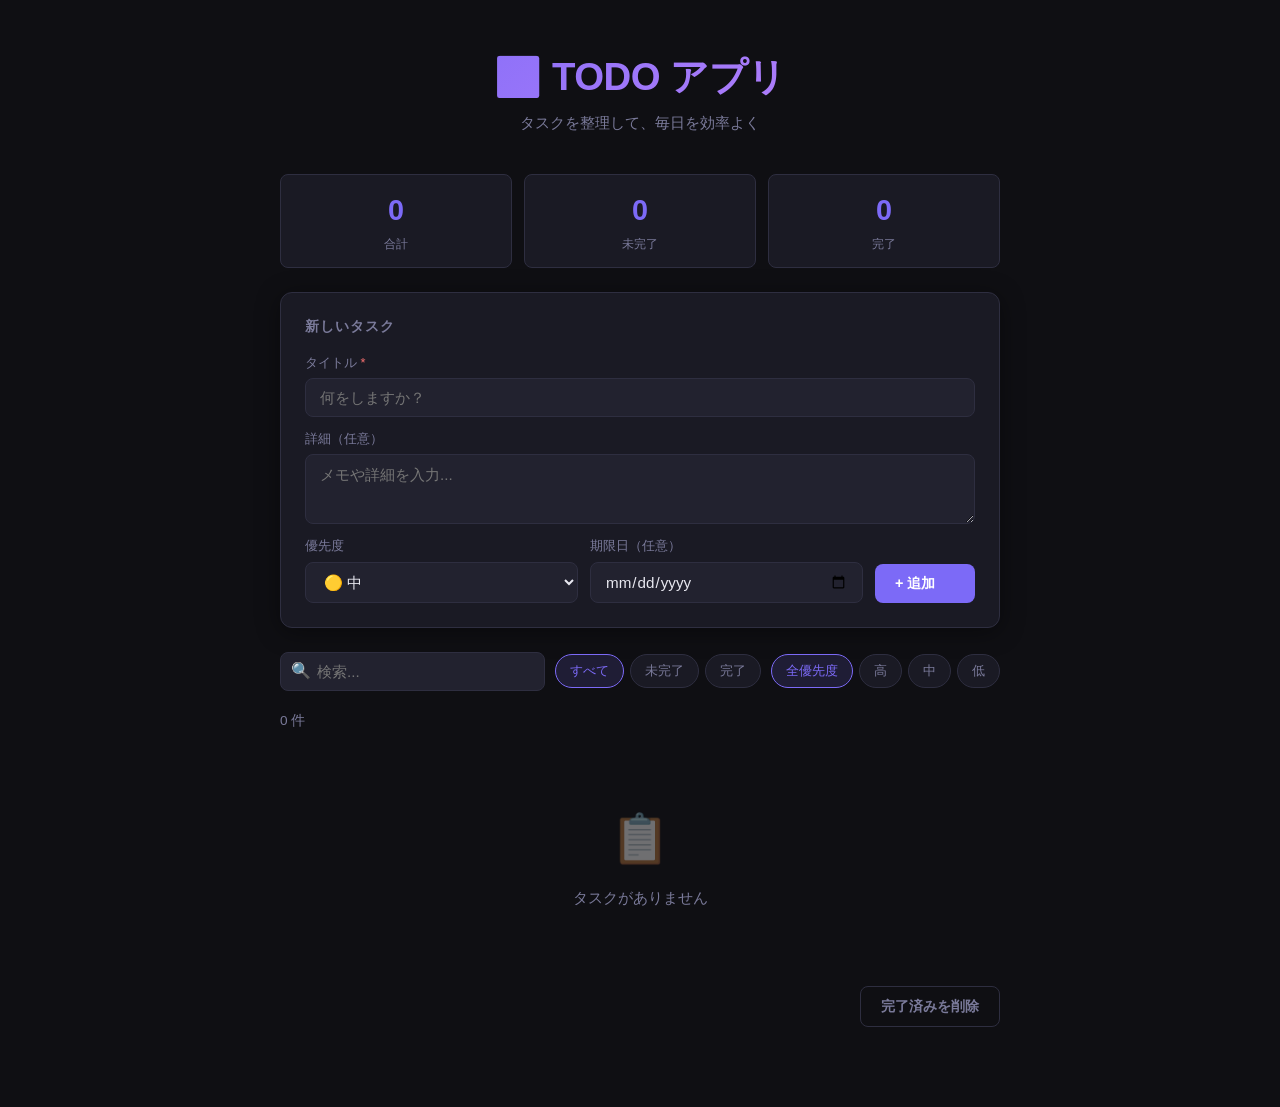
<file: docs/index.html>
<!DOCTYPE html>
<html lang="ja">
<head>
<meta charset="UTF-8">
<meta name="viewport" content="width=device-width, initial-scale=1.0">
<title>TODO アプリ</title>
<style>
:root {
  --bg: #0f0f13;
  --surface: #1a1a24;
  --surface2: #22222f;
  --border: #2e2e40;
  --accent: #7c6af7;
  --accent-hover: #9585ff;
  --accent-dim: rgba(124,106,247,0.15);
  --text: #e8e8f0;
  --text-muted: #7a7a9a;
  --high: #f87171;
  --medium: #fbbf24;
  --low: #34d399;
  --radius: 12px;
  --radius-sm: 8px;
  --shadow: 0 4px 24px rgba(0,0,0,0.4);
}
*{box-sizing:border-box;margin:0;padding:0}
body{font-family:-apple-system,BlinkMacSystemFont,"Segoe UI",sans-serif;background:var(--bg);color:var(--text);min-height:100vh;line-height:1.5}
.app{max-width:760px;margin:0 auto;padding:48px 20px 80px}
.header{text-align:center;margin-bottom:40px}
.header h1{font-size:2.4rem;font-weight:800;background:linear-gradient(135deg,var(--accent),#c084fc);-webkit-background-clip:text;-webkit-text-fill-color:transparent;background-clip:text;letter-spacing:-.5px}
.header p{color:var(--text-muted);margin-top:6px;font-size:.95rem}
.stats{display:flex;gap:12px;margin-bottom:24px;flex-wrap:wrap}
.stat-card{flex:1;min-width:100px;background:var(--surface);border:1px solid var(--border);border-radius:var(--radius-sm);padding:14px 18px;text-align:center}
.stat-card .num{font-size:1.8rem;font-weight:700;color:var(--accent)}
.stat-card .label{font-size:.75rem;color:var(--text-muted);margin-top:2px}
.form-card{background:var(--surface);border:1px solid var(--border);border-radius:var(--radius);padding:24px;margin-bottom:24px;box-shadow:var(--shadow)}
.form-title{font-size:.85rem;font-weight:600;color:var(--text-muted);text-transform:uppercase;letter-spacing:.08em;margin-bottom:16px}
.form-row{display:flex;gap:12px;margin-bottom:12px}
.form-row:last-child{margin-bottom:0}
.form-group{flex:1;display:flex;flex-direction:column;gap:6px}
.form-group label{font-size:.8rem;color:var(--text-muted)}
input[type=text],input[type=date],textarea,select{background:var(--surface2);border:1px solid var(--border);color:var(--text);border-radius:var(--radius-sm);padding:10px 14px;font-size:.95rem;font-family:inherit;width:100%;transition:border-color .2s;outline:none}
input[type=text]:focus,input[type=date]:focus,textarea:focus,select:focus{border-color:var(--accent)}
textarea{resize:vertical;min-height:70px}
select option{background:var(--surface2)}
.btn{display:inline-flex;align-items:center;gap:6px;padding:10px 20px;border-radius:var(--radius-sm);border:none;cursor:pointer;font-size:.9rem;font-weight:600;font-family:inherit;transition:all .15s}
.btn-primary{background:var(--accent);color:#fff}
.btn-primary:hover{background:var(--accent-hover);transform:translateY(-1px)}
.btn-ghost{background:transparent;color:var(--text-muted);border:1px solid var(--border)}
.btn-ghost:hover{background:var(--surface2);color:var(--text)}
.filters{display:flex;gap:10px;margin-bottom:20px;flex-wrap:wrap;align-items:center}
.search-box{flex:1;min-width:180px;position:relative}
.search-box input{padding-left:36px}
.search-box .icon{position:absolute;left:11px;top:50%;transform:translateY(-50%);color:var(--text-muted);pointer-events:none}
.filter-group{display:flex;gap:6px}
.chip{padding:7px 14px;border-radius:99px;border:1px solid var(--border);background:var(--surface);color:var(--text-muted);cursor:pointer;font-size:.82rem;font-weight:500;transition:all .15s}
.chip:hover{border-color:var(--accent);color:var(--text)}
.chip.active{background:var(--accent-dim);border-color:var(--accent);color:var(--accent)}
.list-header{display:flex;justify-content:space-between;align-items:center;margin-bottom:12px}
.list-header span{font-size:.85rem;color:var(--text-muted)}
.todo-list{display:flex;flex-direction:column;gap:8px}
.todo-item{background:var(--surface);border:1px solid var(--border);border-radius:var(--radius);padding:16px 18px;display:flex;align-items:flex-start;gap:14px;transition:all .2s;position:relative;overflow:hidden}
.todo-item::before{content:'';position:absolute;left:0;top:0;bottom:0;width:3px;border-radius:3px 0 0 3px}
.todo-item.priority-high::before{background:var(--high)}
.todo-item.priority-medium::before{background:var(--medium)}
.todo-item.priority-low::before{background:var(--low)}
.todo-item:hover{border-color:var(--accent);box-shadow:0 2px 16px rgba(124,106,247,.1)}
.todo-item.completed{opacity:.55}
.todo-item.completed .todo-title{text-decoration:line-through;color:var(--text-muted)}
.checkbox-wrap{flex-shrink:0;margin-top:2px}
.checkbox-wrap input[type=checkbox]{display:none}
.checkbox-wrap label{width:22px;height:22px;border:2px solid var(--border);border-radius:6px;display:flex;align-items:center;justify-content:center;cursor:pointer;transition:all .15s;font-size:.75rem}
.checkbox-wrap input:checked+label{background:var(--accent);border-color:var(--accent);color:#fff}
.checkbox-wrap label:hover{border-color:var(--accent)}
.todo-body{flex:1;min-width:0}
.todo-header-row{display:flex;align-items:center;gap:8px;flex-wrap:wrap;margin-bottom:4px}
.todo-title{font-weight:600;font-size:.95rem}
.badge{font-size:.7rem;font-weight:600;padding:2px 8px;border-radius:99px;text-transform:uppercase;letter-spacing:.04em}
.badge-high{background:rgba(248,113,113,.15);color:var(--high)}
.badge-medium{background:rgba(251,191,36,.15);color:var(--medium)}
.badge-low{background:rgba(52,211,153,.15);color:var(--low)}
.todo-desc{font-size:.85rem;color:var(--text-muted);margin-bottom:6px;white-space:pre-wrap}
.todo-meta{display:flex;gap:14px;font-size:.77rem;color:var(--text-muted)}
.todo-meta span{display:flex;align-items:center;gap:4px}
.due-overdue{color:var(--high)!important}
.due-soon{color:var(--medium)!important}
.todo-actions{display:flex;gap:4px;flex-shrink:0;opacity:0;transition:opacity .15s}
.todo-item:hover .todo-actions{opacity:1}
.icon-btn{width:32px;height:32px;border:none;border-radius:var(--radius-sm);background:transparent;color:var(--text-muted);cursor:pointer;display:flex;align-items:center;justify-content:center;font-size:.9rem;transition:all .15s}
.icon-btn:hover{background:var(--surface2);color:var(--text)}
.icon-btn.delete:hover{color:var(--high);background:rgba(248,113,113,.1)}
.icon-btn.edit:hover{color:var(--accent);background:var(--accent-dim)}
.edit-form{display:none;flex-direction:column;gap:8px;margin-top:10px;padding-top:10px;border-top:1px solid var(--border)}
.edit-form.visible{display:flex}
.edit-row{display:flex;gap:8px}
.edit-actions{display:flex;gap:6px;justify-content:flex-end}
.empty{text-align:center;padding:60px 20px;color:var(--text-muted)}
.empty .icon{font-size:3rem;margin-bottom:12px;opacity:.4}
.empty p{font-size:.95rem}
.bottom-actions{display:flex;justify-content:flex-end;margin-top:16px}
.toast-container{position:fixed;bottom:24px;right:24px;display:flex;flex-direction:column;gap:8px;z-index:9999}
.toast{background:var(--surface);border:1px solid var(--border);border-radius:var(--radius-sm);padding:12px 18px;font-size:.88rem;box-shadow:var(--shadow);animation:slideIn .2s ease;max-width:280px}
.toast.success{border-color:var(--low);color:var(--low)}
.toast.error{border-color:var(--high);color:var(--high)}
@keyframes slideIn{from{transform:translateX(30px);opacity:0}to{transform:translateX(0);opacity:1}}
@media(max-width:520px){.form-row{flex-direction:column}.filters{flex-direction:column}.filter-group{flex-wrap:wrap}.header h1{font-size:1.8rem}}
</style>
</head>
<body>
<div class="app">
  <header class="header">
    <h1>✅ TODO アプリ</h1>
    <p>タスクを整理して、毎日を効率よく</p>
  </header>

  <div class="stats">
    <div class="stat-card"><div class="num" id="stat-total">0</div><div class="label">合計</div></div>
    <div class="stat-card"><div class="num" id="stat-active">0</div><div class="label">未完了</div></div>
    <div class="stat-card"><div class="num" id="stat-done">0</div><div class="label">完了</div></div>
  </div>

  <div class="form-card">
    <div class="form-title">新しいタスク</div>
    <div class="form-row">
      <div class="form-group">
        <label for="new-title">タイトル <span style="color:var(--high)">*</span></label>
        <input type="text" id="new-title" placeholder="何をしますか？">
      </div>
    </div>
    <div class="form-row">
      <div class="form-group">
        <label for="new-desc">詳細（任意）</label>
        <textarea id="new-desc" placeholder="メモや詳細を入力..."></textarea>
      </div>
    </div>
    <div class="form-row">
      <div class="form-group">
        <label for="new-priority">優先度</label>
        <select id="new-priority">
          <option value="high">🔴 高</option>
          <option value="medium" selected>🟡 中</option>
          <option value="low">🟢 低</option>
        </select>
      </div>
      <div class="form-group">
        <label for="new-due">期限日（任意）</label>
        <input type="date" id="new-due">
      </div>
      <div class="form-group" style="justify-content:flex-end;flex:0;min-width:100px">
        <label>&nbsp;</label>
        <button class="btn btn-primary" id="btn-add">+ 追加</button>
      </div>
    </div>
  </div>

  <div class="filters">
    <div class="search-box">
      <span class="icon">🔍</span>
      <input type="text" id="search" placeholder="検索...">
    </div>
    <div class="filter-group">
      <button class="chip chip-status active" data-v="all">すべて</button>
      <button class="chip chip-status" data-v="active">未完了</button>
      <button class="chip chip-status" data-v="completed">完了</button>
    </div>
    <div class="filter-group">
      <button class="chip chip-priority active" data-v="all">全優先度</button>
      <button class="chip chip-priority" data-v="high">高</button>
      <button class="chip chip-priority" data-v="medium">中</button>
      <button class="chip chip-priority" data-v="low">低</button>
    </div>
  </div>

  <div class="list-header">
    <span id="todo-count">0 件</span>
  </div>
  <div id="todo-list" class="todo-list"></div>

  <div class="bottom-actions">
    <button class="btn btn-ghost" id="btn-clear-completed">完了済みを削除</button>
  </div>
</div>

<div class="toast-container" id="toast-container"></div>

<script>
const STORAGE_KEY = "gh-pages-todos";
let todos = JSON.parse(localStorage.getItem(STORAGE_KEY) || "[]");
let state = { status: "all", priority: "all", search: "" };

function save() {
  localStorage.setItem(STORAGE_KEY, JSON.stringify(todos));
}

function nextId() {
  return todos.length ? Math.max(...todos.map(t => t.id)) + 1 : 1;
}

function getFiltered() {
  return todos.filter(t => {
    if (state.status === "active" && t.completed) return false;
    if (state.status === "completed" && !t.completed) return false;
    if (state.priority !== "all" && t.priority !== state.priority) return false;
    if (state.search) {
      const q = state.search.toLowerCase();
      if (!t.title.toLowerCase().includes(q) && !t.description.toLowerCase().includes(q)) return false;
    }
    return true;
  }).sort((a, b) => {
    if (a.completed !== b.completed) return a.completed ? 1 : -1;
    const po = {high:1,medium:2,low:3};
    if (po[a.priority] !== po[b.priority]) return po[a.priority] - po[b.priority];
    return b.id - a.id;
  });
}

function render() {
  const filtered = getFiltered();
  document.getElementById("stat-total").textContent = todos.length;
  document.getElementById("stat-active").textContent = todos.filter(t => !t.completed).length;
  document.getElementById("stat-done").textContent = todos.filter(t => t.completed).length;
  document.getElementById("todo-count").textContent = filtered.length + " 件";

  const list = document.getElementById("todo-list");
  if (!filtered.length) {
    list.innerHTML = '<div class="empty"><div class="icon">📋</div><p>タスクがありません</p></div>';
    return;
  }
  list.innerHTML = filtered.map(t => todoHTML(t)).join("");
  attachEvents();
}

function priorityLabel(p) { return {high:"高",medium:"中",low:"低"}[p]; }

function formatDate(s) {
  if (!s) return "";
  const d = new Date(s + "T00:00:00");
  return `${d.getMonth()+1}/${d.getDate()}`;
}

function dueCls(due, completed) {
  if (!due || completed) return "";
  const today = new Date(); today.setHours(0,0,0,0);
  const d = new Date(due + "T00:00:00");
  if (d < today) return "due-overdue";
  if ((d - today) / 86400000 <= 2) return "due-soon";
  return "";
}

function todoHTML(t) {
  const cls = dueCls(t.due_date, t.completed);
  const dueLabel = t.due_date
    ? `<span class="${cls}">📅 ${formatDate(t.due_date)}${cls==="due-overdue"?" 期限切れ":""}</span>`
    : "";
  const created = new Date(t.created_at).toLocaleDateString("ja-JP");
  return `
<div class="todo-item priority-${t.priority}${t.completed?" completed":""}" data-id="${t.id}">
  <div class="checkbox-wrap">
    <input type="checkbox" id="cb-${t.id}"${t.completed?" checked":""}>
    <label for="cb-${t.id}">✓</label>
  </div>
  <div class="todo-body">
    <div class="todo-header-row">
      <span class="todo-title">${esc(t.title)}</span>
      <span class="badge badge-${t.priority}">${priorityLabel(t.priority)}</span>
    </div>
    ${t.description?`<div class="todo-desc">${esc(t.description)}</div>`:""}
    <div class="todo-meta">${dueLabel}<span>🕐 ${created}</span></div>
    <div class="edit-form" id="edit-${t.id}">
      <input type="text" class="edit-title" value="${esc(t.title)}" placeholder="タイトル">
      <textarea class="edit-desc" placeholder="詳細">${esc(t.description)}</textarea>
      <div class="edit-row">
        <select class="edit-priority">
          <option value="high"${t.priority==="high"?" selected":""}>🔴 高</option>
          <option value="medium"${t.priority==="medium"?" selected":""}>🟡 中</option>
          <option value="low"${t.priority==="low"?" selected":""}>🟢 低</option>
        </select>
        <input type="date" class="edit-due" value="${t.due_date||""}">
      </div>
      <div class="edit-actions">
        <button class="btn btn-ghost btn-cancel" data-id="${t.id}">キャンセル</button>
        <button class="btn btn-primary btn-save" data-id="${t.id}">保存</button>
      </div>
    </div>
  </div>
  <div class="todo-actions">
    <button class="icon-btn edit btn-edit" data-id="${t.id}" title="編集">✏️</button>
    <button class="icon-btn delete btn-delete" data-id="${t.id}" title="削除">🗑️</button>
  </div>
</div>`;
}

function attachEvents() {
  document.querySelectorAll('[id^="cb-"]').forEach(cb => {
    cb.addEventListener("change", () => {
      const t = todos.find(x => x.id === +cb.id.replace("cb-",""));
      if (t) { t.completed = cb.checked; save(); render(); }
    });
  });
  document.querySelectorAll(".btn-delete").forEach(btn => {
    btn.addEventListener("click", () => {
      todos = todos.filter(x => x.id !== +btn.dataset.id);
      save(); toast("削除しました","success"); render();
    });
  });
  document.querySelectorAll(".btn-edit").forEach(btn => {
    btn.addEventListener("click", () => {
      const f = document.getElementById("edit-"+btn.dataset.id);
      if (f) f.classList.toggle("visible");
    });
  });
  document.querySelectorAll(".btn-cancel").forEach(btn => {
    btn.addEventListener("click", () => {
      document.getElementById("edit-"+btn.dataset.id)?.classList.remove("visible");
    });
  });
  document.querySelectorAll(".btn-save").forEach(btn => {
    btn.addEventListener("click", () => {
      const id = +btn.dataset.id;
      const f = document.getElementById("edit-"+id);
      const title = f.querySelector(".edit-title").value.trim();
      if (!title) { toast("タイトルを入力してください","error"); return; }
      const t = todos.find(x => x.id === id);
      if (t) {
        t.title = title;
        t.description = f.querySelector(".edit-desc").value.trim();
        t.priority = f.querySelector(".edit-priority").value;
        t.due_date = f.querySelector(".edit-due").value;
        save(); toast("更新しました","success"); render();
      }
    });
  });
}

function esc(s) {
  return String(s).replace(/&/g,"&amp;").replace(/</g,"&lt;").replace(/>/g,"&gt;").replace(/"/g,"&quot;");
}

function toast(msg, type) {
  const c = document.getElementById("toast-container");
  const el = document.createElement("div");
  el.className = "toast " + type;
  el.textContent = msg;
  c.appendChild(el);
  setTimeout(() => el.remove(), 2800);
}

document.addEventListener("DOMContentLoaded", () => {
  render();

  document.getElementById("btn-add").addEventListener("click", () => {
    const title = document.getElementById("new-title").value.trim();
    if (!title) { toast("タイトルを入力してください","error"); return; }
    todos.push({
      id: nextId(),
      title,
      description: document.getElementById("new-desc").value.trim(),
      priority: document.getElementById("new-priority").value,
      due_date: document.getElementById("new-due").value,
      completed: false,
      created_at: new Date().toISOString(),
    });
    save();
    document.getElementById("new-title").value = "";
    document.getElementById("new-desc").value = "";
    document.getElementById("new-priority").value = "medium";
    document.getElementById("new-due").value = "";
    toast("タスクを追加しました","success");
    render();
  });

  document.getElementById("new-title").addEventListener("keydown", e => {
    if (e.key === "Enter" && !e.shiftKey) { e.preventDefault(); document.getElementById("btn-add").click(); }
  });

  document.querySelectorAll(".chip-status").forEach(c => {
    c.addEventListener("click", () => {
      state.status = c.dataset.v;
      document.querySelectorAll(".chip-status").forEach(x => x.classList.toggle("active", x.dataset.v === c.dataset.v));
      render();
    });
  });

  document.querySelectorAll(".chip-priority").forEach(c => {
    c.addEventListener("click", () => {
      state.priority = c.dataset.v;
      document.querySelectorAll(".chip-priority").forEach(x => x.classList.toggle("active", x.dataset.v === c.dataset.v));
      render();
    });
  });

  let timer;
  document.getElementById("search").addEventListener("input", e => {
    clearTimeout(timer);
    timer = setTimeout(() => { state.search = e.target.value; render(); }, 250);
  });

  document.getElementById("btn-clear-completed").addEventListener("click", () => {
    todos = todos.filter(t => !t.completed);
    save(); toast("完了済みを削除しました","success"); render();
  });
});
</script>
</body>
</html>
</file>
